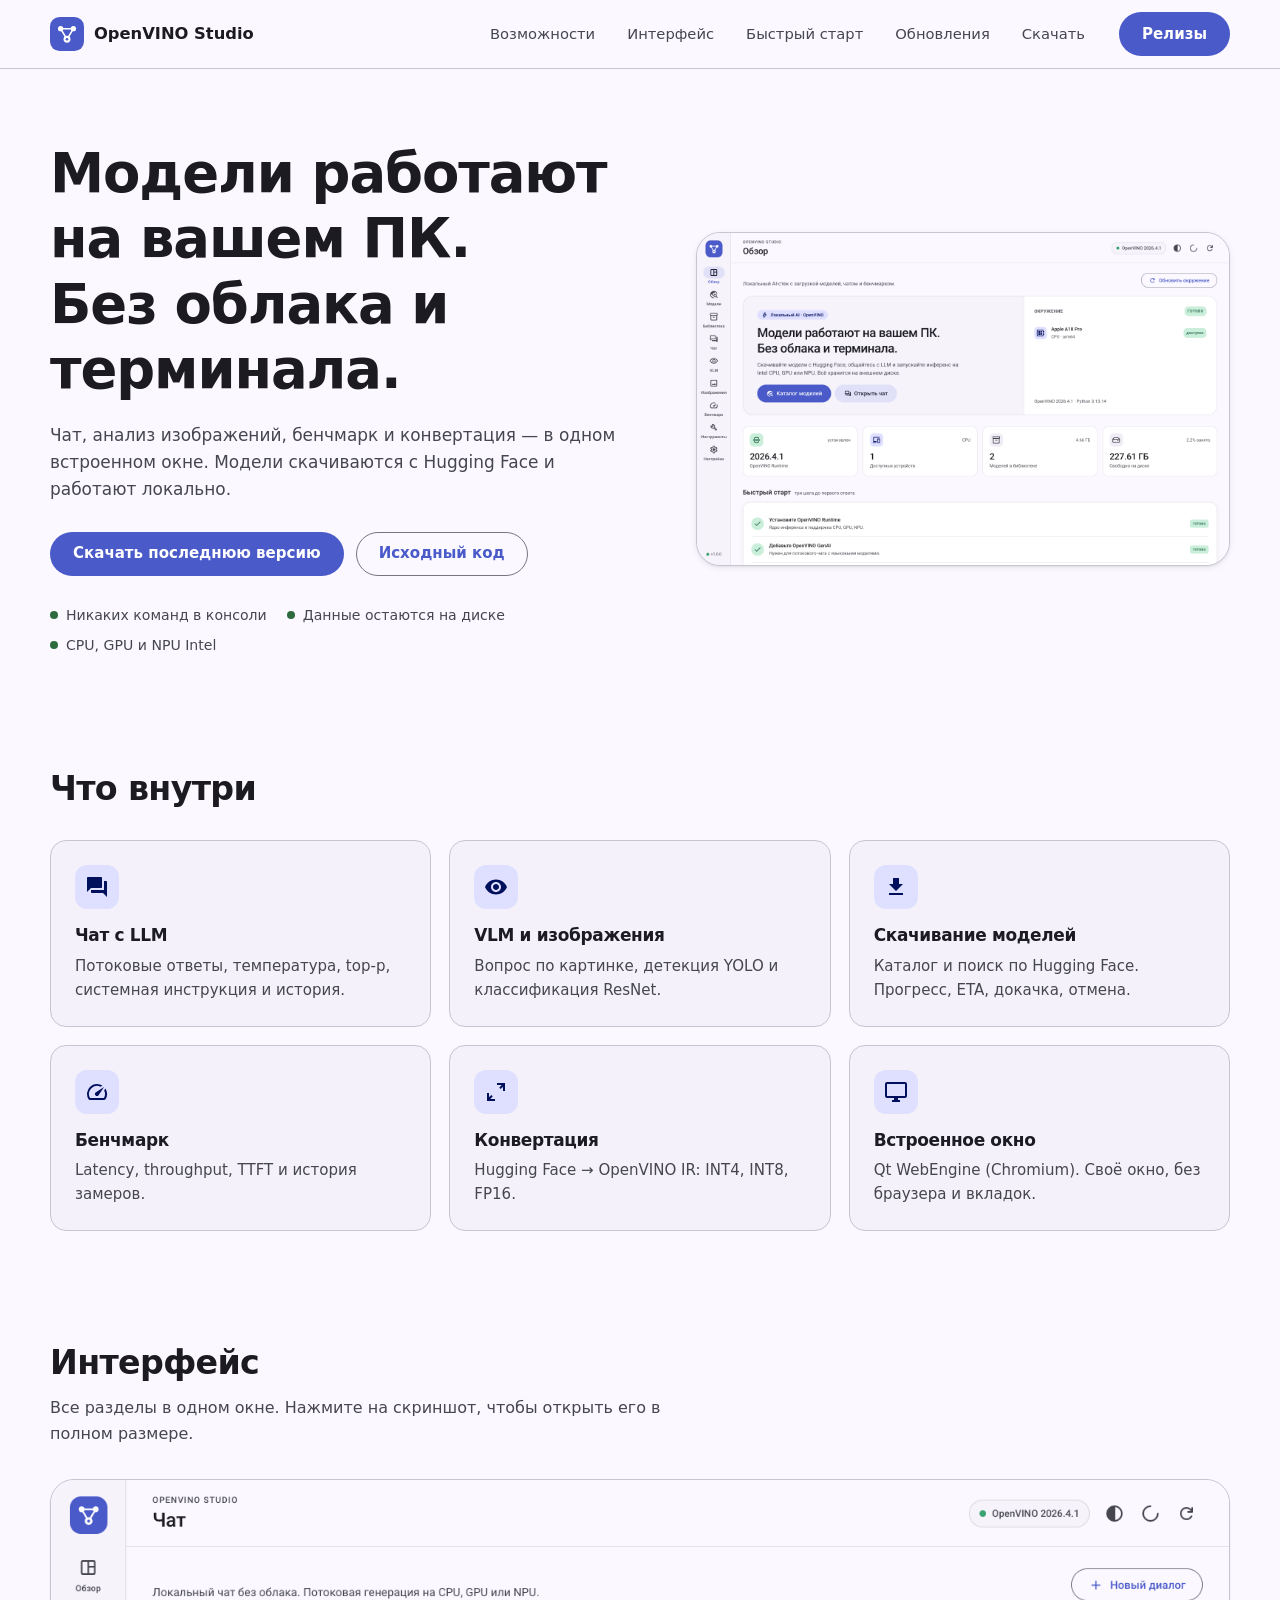
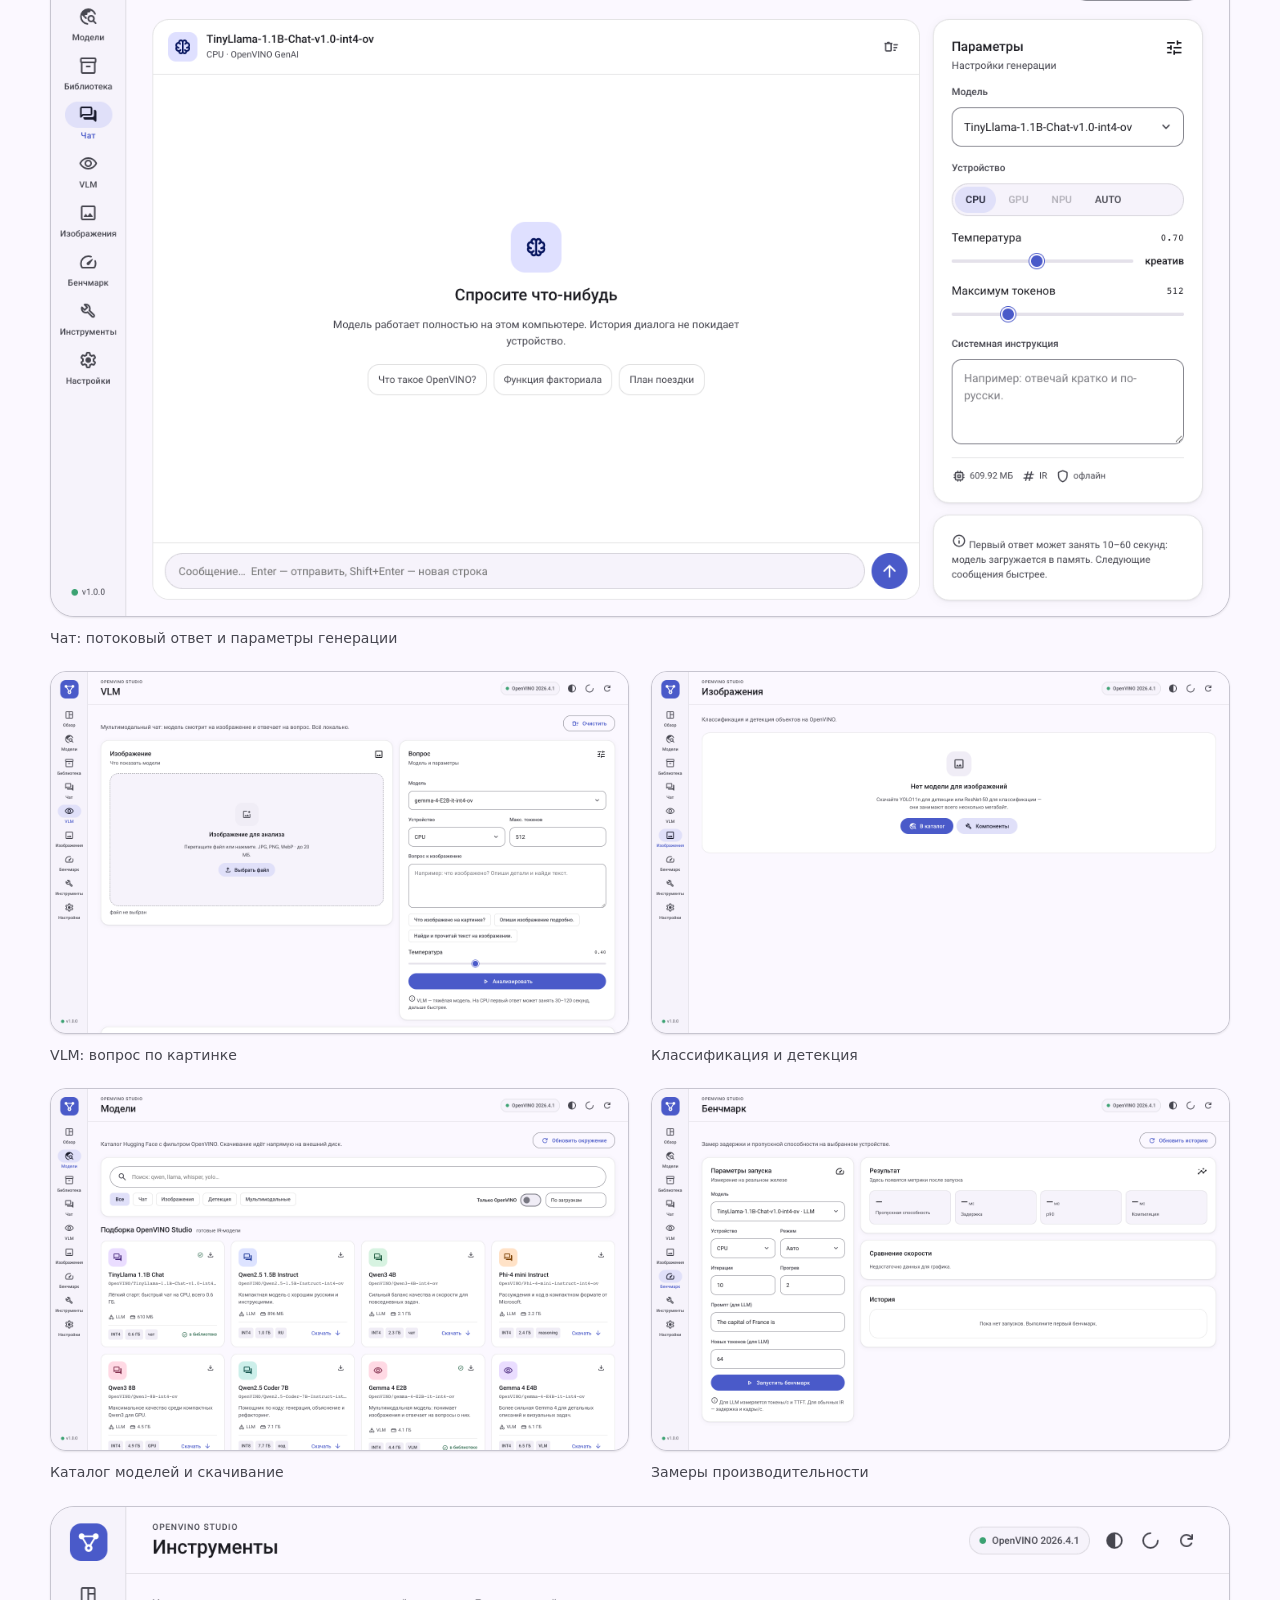
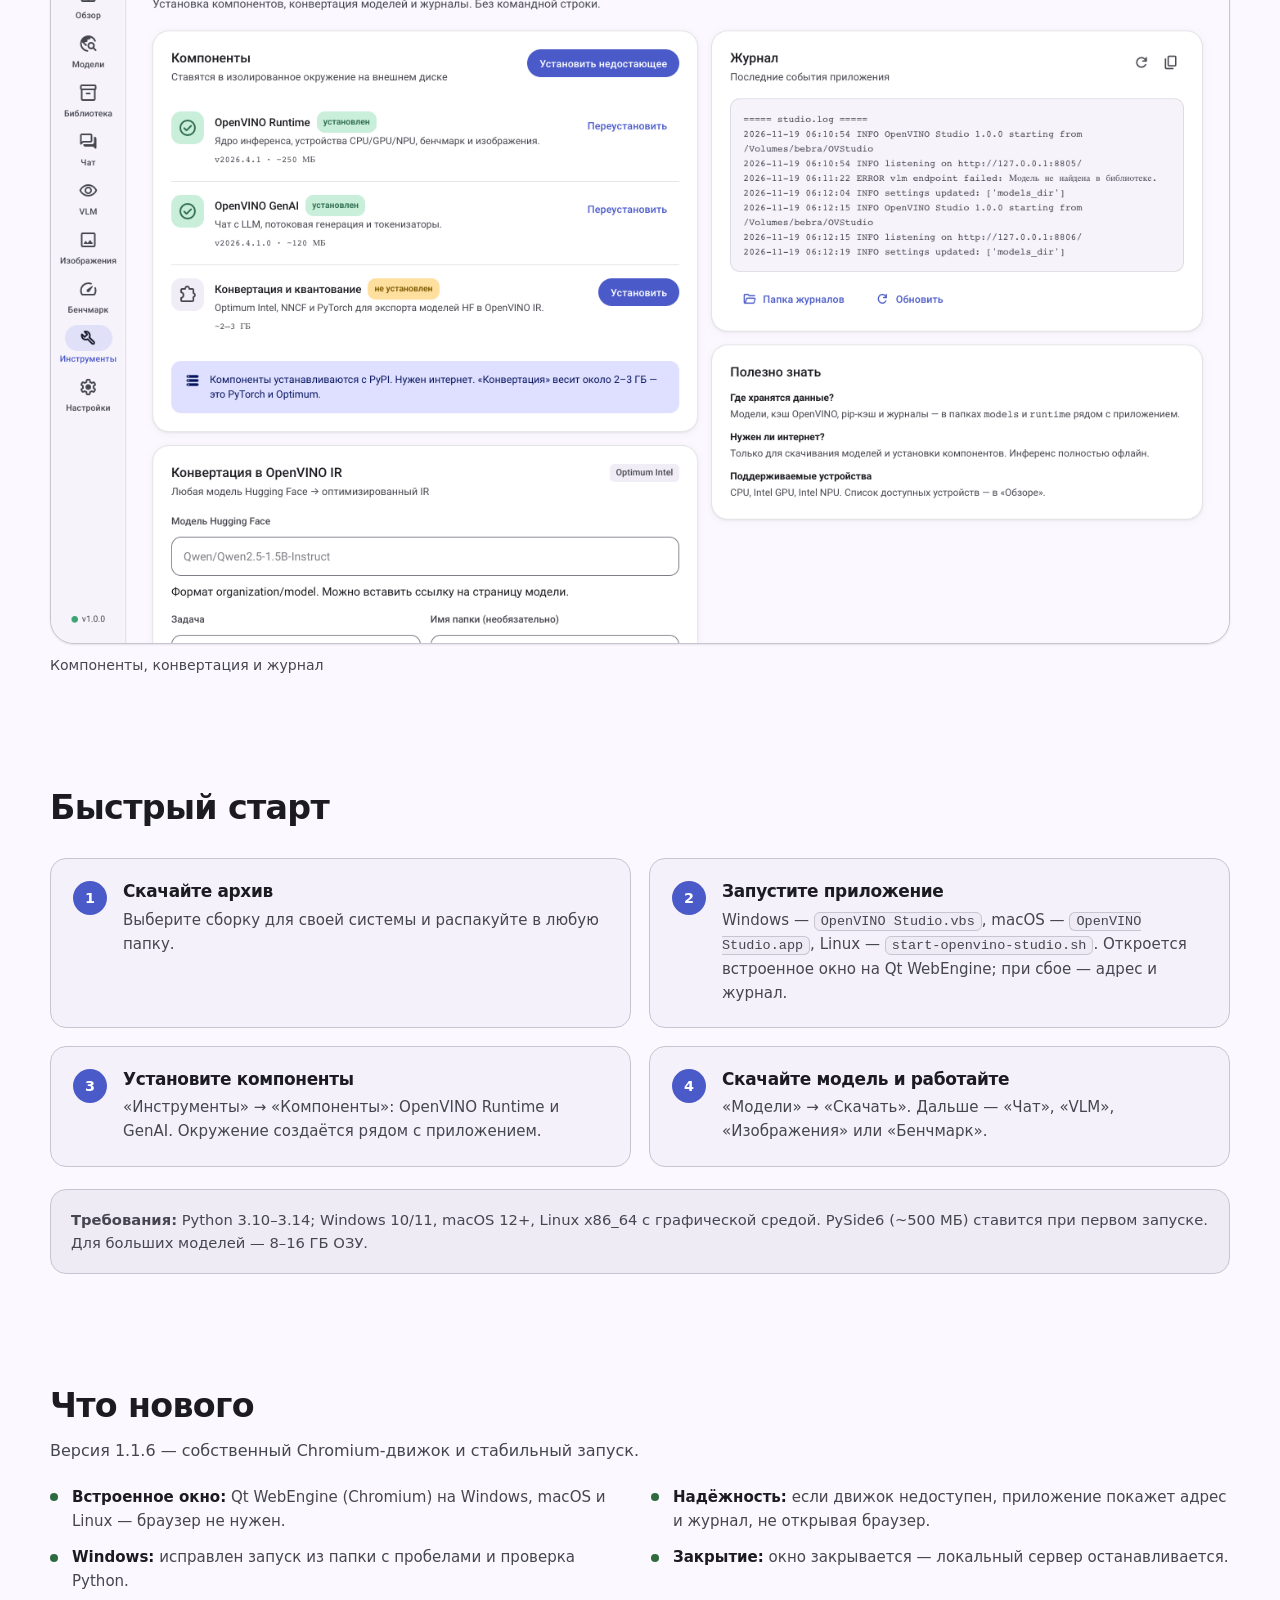
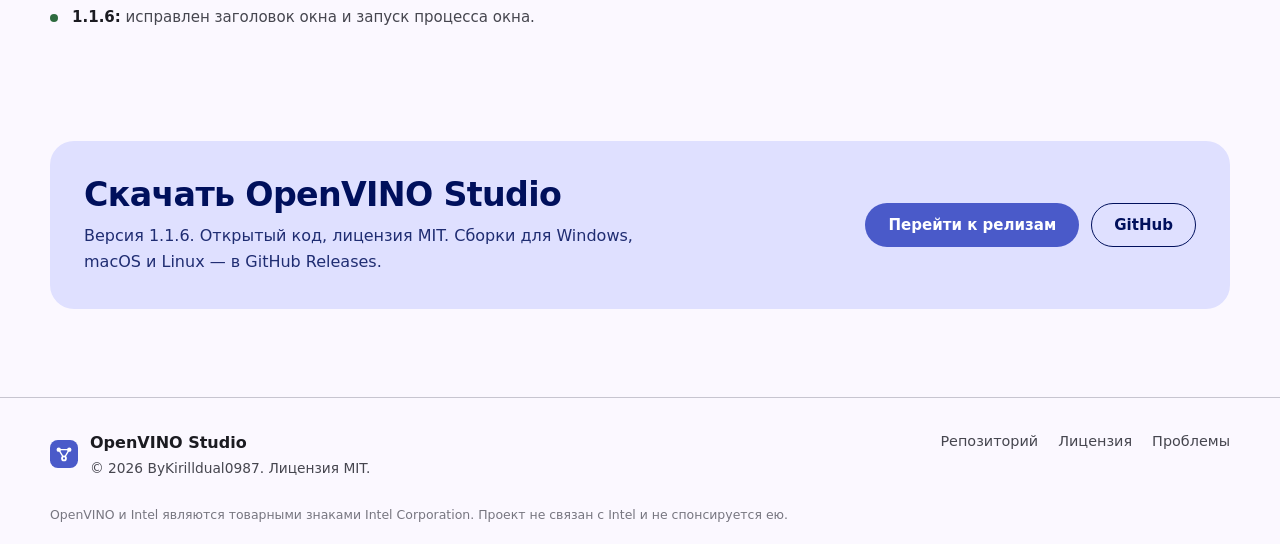
<file: docs/index.html>
<!DOCTYPE html>
<html lang="ru">
<head>
<meta charset="utf-8">
<meta name="viewport" content="width=device-width, initial-scale=1">
<title>OpenVINO Studio — локальный ИИ без терминала</title>
<meta name="description" content="OpenVINO Studio — настольное приложение для запуска моделей на OpenVINO: чат с LLM, VLM, изображения, бенчмарк и конвертация. Без терминала. Windows, macOS, Linux.">
<meta property="og:title" content="OpenVINO Studio">
<meta property="og:description" content="Локальный ИИ на вашем ПК. Без облака и терминала.">
<meta property="og:image" content="assets/overview.png">
<link rel="icon" href="assets/logo.svg" type="image/svg+xml">
<link rel="stylesheet" href="styles.css">
</head>
<body>
<header class="topbar">
  <div class="wrap topbar-inner">
    <a class="brand" href="#top">
      <img src="assets/logo.svg" alt="" width="34" height="34">
      <span>OpenVINO Studio</span>
    </a>
    <nav class="nav">
      <a href="#features">Возможности</a>
      <a href="#screens">Интерфейс</a>
      <a href="#start">Быстрый старт</a>
      <a href="#changes">Обновления</a>
      <a href="#download">Скачать</a>
    </nav>
    <a class="btn filled" href="https://github.com/kirilldual0987/openvino-studio/releases/latest">Релизы</a>
  </div>
</header>

<main id="top">
  <section class="hero wrap">
    <div class="hero-copy">
      <h1>Модели работают на вашем ПК.<br>Без облака и терминала.</h1>
      <p class="lead">Чат, анализ изображений, бенчмарк и конвертация — в одном встроенном окне. Модели скачиваются с Hugging Face и работают локально.</p>
      <div class="hero-actions">
        <a class="btn filled" href="https://github.com/kirilldual0987/openvino-studio/releases/latest">Скачать последнюю версию</a>
        <a class="btn outlined" href="https://github.com/kirilldual0987/openvino-studio">Исходный код</a>
      </div>
      <ul class="hero-facts">
        <li>Никаких команд в консоли</li>
        <li>Данные остаются на диске</li>
        <li>CPU, GPU и NPU Intel</li>
      </ul>
    </div>
    <div class="hero-art">
      <img src="assets/overview.png" alt="Обзор OpenVINO Studio" loading="lazy">
    </div>
  </section>

  <section class="wrap features" id="features">
    <h2>Что внутри</h2>
    <div class="grid">
      <article class="card">
        <div class="card-icon"><svg viewBox="0 0 24 24" width="24" height="24" aria-hidden="true"><path fill="currentColor" d="M21 6h-2v9H6v2c0 .55.45 1 1 1h11l4 4V7c0-.55-.45-1-1-1zm-4 6V3c0-.55-.45-1-1-1H3c-.55 0-1 .45-1 1v14l4-4h10c.55 0 1-.45 1-1z"/></svg></div>
        <h3>Чат с LLM</h3>
        <p>Потоковые ответы, температура, top-p, системная инструкция и история.</p>
      </article>
      <article class="card">
        <div class="card-icon"><svg viewBox="0 0 24 24" width="24" height="24" aria-hidden="true"><path fill="currentColor" d="M12 4.5C7 4.5 2.73 7.61 1 12c1.73 4.39 6 7.5 11 7.5s9.27-3.11 11-7.5c-1.73-4.39-6-7.5-11-7.5zm0 12.5c-2.76 0-5-2.24-5-5s2.24-5 5-5 5 2.24 5 5-2.24 5-5 5zm0-8c-1.66 0-3 1.34-3 3s1.34 3 3 3 3-1.34 3-3-1.34-3-3-3z"/></svg></div>
        <h3>VLM и изображения</h3>
        <p>Вопрос по картинке, детекция YOLO и классификация ResNet.</p>
      </article>
      <article class="card">
        <div class="card-icon"><svg viewBox="0 0 24 24" width="24" height="24" aria-hidden="true"><path fill="currentColor" d="M19 9h-4V3H9v6H5l7 7 7-7zM5 18v2h14v-2H5z"/></svg></div>
        <h3>Скачивание моделей</h3>
        <p>Каталог и поиск по Hugging Face. Прогресс, ETA, докачка, отмена.</p>
      </article>
      <article class="card">
        <div class="card-icon"><svg viewBox="0 0 24 24" width="24" height="24" aria-hidden="true"><path fill="currentColor" d="M20.38 8.57l-1.23 1.85a8 8 0 0 1-.22 7.58H5.07A8 8 0 0 1 15.58 6.85l1.85-1.23A10 10 0 0 0 3.35 19a2 2 0 0 0 1.72 1h13.85a2 2 0 0 0 1.74-1 10 10 0 0 0-.27-10.44zm-9.79 6.84a2 2 0 0 0 2.83 0l5.66-8.49-8.49 5.66a2 2 0 0 0 0 2.83z"/></svg></div>
        <h3>Бенчмарк</h3>
        <p>Latency, throughput, TTFT и история замеров.</p>
      </article>
      <article class="card">
        <div class="card-icon"><svg viewBox="0 0 24 24" width="24" height="24" aria-hidden="true"><path fill="currentColor" d="M21 11h-2V6.83l-2.29 2.29-1.42-1.42L17.59 5H13V3h8v8zM3 13h2v4.17l2.29-2.29 1.42 1.42L6.41 19H11v2H3v-8z"/></svg></div>
        <h3>Конвертация</h3>
        <p>Hugging Face → OpenVINO IR: INT4, INT8, FP16.</p>
      </article>
      <article class="card">
        <div class="card-icon"><svg viewBox="0 0 24 24" width="24" height="24" aria-hidden="true"><path fill="currentColor" d="M21 2H3c-1.1 0-2 .9-2 2v12c0 1.1.9 2 2 2h7v2H8v2h8v-2h-2v-2h7c1.1 0 2-.9 2-2V4c0-1.1-.9-2-2-2zm0 14H3V4h18v12z"/></svg></div>
        <h3>Встроенное окно</h3>
        <p>Qt WebEngine (Chromium). Своё окно, без браузера и вкладок.</p>
      </article>
    </div>
  </section>

  <section class="wrap screens" id="screens">
    <h2>Интерфейс</h2>
    <p class="section-lead">Все разделы в одном окне. Нажмите на скриншот, чтобы открыть его в полном размере.</p>
    <figure class="screen featured">
      <a href="assets/chat.png" target="_blank" rel="noopener"><img src="assets/chat.png" alt="Чат с локальной моделью" loading="lazy"></a>
      <figcaption>Чат: потоковый ответ и параметры генерации</figcaption>
    </figure>
    <div class="screen-grid">
      <figure class="screen">
        <a href="assets/vlm.png" target="_blank" rel="noopener"><img src="assets/vlm.png" alt="Анализ изображения" loading="lazy"></a>
        <figcaption>VLM: вопрос по картинке</figcaption>
      </figure>
      <figure class="screen">
        <a href="assets/images.png" target="_blank" rel="noopener"><img src="assets/images.png" alt="Классификация изображений" loading="lazy"></a>
        <figcaption>Классификация и детекция</figcaption>
      </figure>
      <figure class="screen">
        <a href="assets/models.png" target="_blank" rel="noopener"><img src="assets/models.png" alt="Каталог моделей" loading="lazy"></a>
        <figcaption>Каталог моделей и скачивание</figcaption>
      </figure>
      <figure class="screen">
        <a href="assets/benchmark.png" target="_blank" rel="noopener"><img src="assets/benchmark.png" alt="Бенчмарк" loading="lazy"></a>
        <figcaption>Замеры производительности</figcaption>
      </figure>
    </div>
    <figure class="screen wide">
      <a href="assets/tools.png" target="_blank" rel="noopener"><img src="assets/tools.png" alt="Инструменты" loading="lazy"></a>
      <figcaption>Компоненты, конвертация и журнал</figcaption>
    </figure>
  </section>

  <section class="wrap start" id="start">
    <h2>Быстрый старт</h2>
    <div class="steps">
      <div class="step">
        <span class="step-num">1</span>
        <div>
          <h3>Скачайте архив</h3>
          <p>Выберите сборку для своей системы и распакуйте в любую папку.</p>
        </div>
      </div>
      <div class="step">
        <span class="step-num">2</span>
        <div>
          <h3>Запустите приложение</h3>
          <p>Windows — <code>OpenVINO Studio.vbs</code>, macOS — <code>OpenVINO Studio.app</code>, Linux — <code>start-openvino-studio.sh</code>. Откроется встроенное окно на Qt WebEngine; при сбое — адрес и журнал.</p>
        </div>
      </div>
      <div class="step">
        <span class="step-num">3</span>
        <div>
          <h3>Установите компоненты</h3>
          <p>«Инструменты» → «Компоненты»: OpenVINO Runtime и GenAI. Окружение создаётся рядом с приложением.</p>
        </div>
      </div>
      <div class="step">
        <span class="step-num">4</span>
        <div>
          <h3>Скачайте модель и работайте</h3>
          <p>«Модели» → «Скачать». Дальше — «Чат», «VLM», «Изображения» или «Бенчмарк».</p>
        </div>
      </div>
    </div>
    <div class="note">
      <strong>Требования:</strong> Python 3.10–3.14; Windows 10/11, macOS 12+, Linux x86_64 с графической средой. PySide6 (~500 МБ) ставится при первом запуске. Для больших моделей — 8–16 ГБ ОЗУ.
    </div>
  </section>

  <section class="wrap changes" id="changes">
    <h2>Что нового</h2>
    <p class="section-lead">Версия 1.1.6 — собственный Chromium-движок и стабильный запуск.</p>
    <ul class="change-list">
      <li><strong>Встроенное окно:</strong> Qt WebEngine (Chromium) на Windows, macOS и Linux — браузер не нужен.</li>
      <li><strong>Надёжность:</strong> если движок недоступен, приложение покажет адрес и журнал, не открывая браузер.</li>
      <li><strong>Windows:</strong> исправлен запуск из папки с пробелами и проверка Python.</li>
      <li><strong>Закрытие:</strong> окно закрывается — локальный сервер останавливается.</li>
      <li><strong>1.1.6:</strong> исправлен заголовок окна и запуск процесса окна.</li>
    </ul>
  </section>

  <section class="wrap download" id="download">
    <div class="download-card">
      <div>
        <h2>Скачать OpenVINO Studio</h2>
        <p>Версия 1.1.6. Открытый код, лицензия MIT. Сборки для Windows, macOS и Linux — в GitHub Releases.</p>
      </div>
      <div class="download-actions">
        <a class="btn filled" href="https://github.com/kirilldual0987/openvino-studio/releases/latest">Перейти к релизам</a>
        <a class="btn outlined" href="https://github.com/kirilldual0987/openvino-studio">GitHub</a>
      </div>
    </div>
  </section>
</main>

<footer class="footer">
  <div class="wrap footer-inner">
    <div class="footer-brand">
      <img src="assets/logo.svg" alt="" width="28" height="28">
      <div>
        <strong>OpenVINO Studio</strong>
        <p>© 2026 ByKirilldual0987. Лицензия MIT.</p>
      </div>
    </div>
    <div class="footer-links">
      <a href="https://github.com/kirilldual0987/openvino-studio">Репозиторий</a>
      <a href="https://github.com/kirilldual0987/openvino-studio/blob/main/LICENSE">Лицензия</a>
      <a href="https://github.com/kirilldual0987/openvino-studio/issues">Проблемы</a>
    </div>
  </div>
  <div class="wrap trademark">
    OpenVINO и Intel являются товарными знаками Intel Corporation. Проект не связан с Intel и не спонсируется ею.
  </div>
</footer>
</body>
</html>
</file>
<file: docs/styles.css>
/* OpenVINO Studio — flat Material 3 surfaces. No gradients. */
:root {
  --primary: #4a5ac9;
  --primary-container: #dfe0ff;
  --on-primary-container: #00105c;
  --surface: #fbf8ff;
  --surface-1: #f4f1fa;
  --surface-2: #eeebf5;
  --surface-3: #e8e5ef;
  --surface-high: #e2dfe9;
  --on-surface: #1b1b21;
  --on-surface-variant: #46464f;
  --outline: #777680;
  --outline-variant: #c7c5d0;
  --success: #2e6b3f;
  --success-container: #d7f0dc;
  --radius-sm: 8px;
  --radius: 16px;
  --radius-lg: 24px;
  --radius-xl: 32px;
  --shadow-1: 0 1px 2px rgba(0, 0, 0, .06), 0 1px 3px rgba(0, 0, 0, .04);
  --shadow-2: 0 2px 6px rgba(0, 0, 0, .07), 0 1px 2px rgba(0, 0, 0, .05);
  --max: 1180px;
}
@media (prefers-color-scheme: dark) {
  :root {
    --primary: #b9c3ff;
    --primary-container: #313e8f;
    --on-primary-container: #dfe0ff;
    --surface: #131318;
    --surface-1: #1b1b21;
    --surface-2: #1f1f25;
    --surface-3: #232329;
    --surface-high: #2a2a31;
    --on-surface: #e6e1e9;
    --on-surface-variant: #c7c5d0;
    --outline: #918f9a;
    --outline-variant: #46464f;
    --success: #9bd6a8;
    --success-container: #1f3a28;
    --shadow-1: 0 1px 2px rgba(0, 0, 0, .4);
    --shadow-2: 0 2px 8px rgba(0, 0, 0, .5);
  }
}
* { box-sizing: border-box; }
html { scroll-behavior: smooth; }
body {
  margin: 0;
  font-family: "Roboto", "Segoe UI", system-ui, -apple-system, sans-serif;
  background: var(--surface);
  color: var(--on-surface);
  line-height: 1.6;
  -webkit-font-smoothing: antialiased;
}
img { max-width: 100%; display: block; }
a { color: inherit; }
.wrap { width: min(var(--max), calc(100% - 48px)); margin: 0 auto; }
h1, h2, h3 { line-height: 1.2; letter-spacing: -.02em; margin: 0; }
h1 { font-size: clamp(2rem, 4.4vw, 3.4rem); font-weight: 700; }
h2 { font-size: clamp(1.5rem, 2.6vw, 2.1rem); font-weight: 700; }
h3 { font-size: 1.06rem; font-weight: 600; }
p { margin: 0; }
code {
  font-family: ui-monospace, "Cascadia Code", Consolas, monospace;
  font-size: .9em;
  background: var(--surface-2);
  border: 1px solid var(--outline-variant);
  border-radius: 6px;
  padding: 1px 6px;
}

/* Top bar */
.topbar {
  position: sticky;
  top: 0;
  z-index: 20;
  background: var(--surface);
  border-bottom: 1px solid var(--outline-variant);
}
.topbar-inner { display: flex; align-items: center; gap: 20px; height: 68px; }
.brand { display: flex; align-items: center; gap: 10px; font-weight: 700; text-decoration: none; font-size: 1.02rem; }
.nav { display: flex; gap: 4px; margin-left: auto; }
.nav a {
  text-decoration: none;
  color: var(--on-surface-variant);
  font-size: .92rem;
  font-weight: 500;
  padding: 8px 14px;
  border-radius: 999px;
}
.nav a:hover { background: var(--surface-2); color: var(--on-surface); }

/* Buttons */
.btn {
  display: inline-flex;
  align-items: center;
  justify-content: center;
  gap: 8px;
  min-height: 44px;
  padding: 0 22px;
  border-radius: 999px;
  font-weight: 600;
  font-size: .94rem;
  text-decoration: none;
  border: 1px solid transparent;
  transition: background-color .15s ease, border-color .15s ease;
  white-space: nowrap;
}
.btn.filled { background: var(--primary); color: #fff; }
@media (prefers-color-scheme: dark) { .btn.filled { color: #10131f; } }
.btn.filled:hover { background: color-mix(in srgb, var(--primary) 88%, #000); }
.btn.outlined { border-color: var(--outline); color: var(--primary); background: transparent; }
.btn.outlined:hover { background: var(--surface-2); }

/* Hero */
.hero {
  display: grid;
  grid-template-columns: 1.05fr .95fr;
  gap: 56px;
  align-items: center;
  padding: 72px 0 56px;
}
.lead { color: var(--on-surface-variant); font-size: 1.06rem; margin-top: 20px; max-width: 56ch; }
.hero-actions { display: flex; flex-wrap: wrap; gap: 12px; margin-top: 28px; }
.hero-facts {
  list-style: none;
  padding: 0;
  margin: 28px 0 0;
  display: flex;
  flex-wrap: wrap;
  gap: 8px 20px;
  color: var(--on-surface-variant);
  font-size: .88rem;
}
.hero-facts li { display: flex; align-items: center; gap: 8px; }
.hero-facts li::before {
  content: "";
  width: 8px; height: 8px;
  border-radius: 50%;
  background: var(--success);
}
.hero-art {
  border: 1px solid var(--outline-variant);
  border-radius: var(--radius-lg);
  overflow: hidden;
  background: var(--surface-1);
  box-shadow: var(--shadow-2);
}
.hero-art img { width: 100%; height: auto; }

/* Sections */
section { padding: 56px 0; }
.section-lead { color: var(--on-surface-variant); margin-top: 12px; max-width: 62ch; }
.features .grid {
  display: grid;
  grid-template-columns: repeat(3, 1fr);
  gap: 18px;
  margin-top: 32px;
}
.card {
  background: var(--surface-1);
  border: 1px solid var(--outline-variant);
  border-radius: var(--radius);
  padding: 24px;
}
.card-icon {
  width: 44px; height: 44px;
  display: grid; place-items: center;
  border-radius: 12px;
  background: var(--primary-container);
  color: var(--on-primary-container);
  margin-bottom: 16px;
}
.card p { color: var(--on-surface-variant); font-size: .94rem; margin-top: 8px; }

/* Screens */
.screen-grid {
  display: grid;
  grid-template-columns: repeat(2, 1fr);
  gap: 22px;
  margin-top: 32px;
}
.screen { margin: 0; }
.screen a { display: block; }
.screen img {
  width: 100%;
  border: 1px solid var(--outline-variant);
  border-radius: var(--radius);
  background: var(--surface-1);
  box-shadow: var(--shadow-1);
  transition: border-color .15s ease;
}
.screen a:hover img { border-color: var(--primary); }
.screen figcaption { color: var(--on-surface-variant); font-size: .88rem; margin-top: 10px; }
.screen.featured { margin-top: 32px; }
.screen.featured img { border-radius: var(--radius-lg); }
.screen.wide { margin-top: 22px; }
.screen.wide img { border-radius: var(--radius-lg); }
.screen-grid { margin-top: 22px; }

/* Steps */
.steps { display: grid; grid-template-columns: repeat(2, 1fr); gap: 18px; margin-top: 30px; }
.step {
  display: flex;
  gap: 16px;
  background: var(--surface-1);
  border: 1px solid var(--outline-variant);
  border-radius: var(--radius);
  padding: 22px;
}
.step-num {
  flex: 0 0 34px;
  height: 34px;
  border-radius: 50%;
  display: grid;
  place-items: center;
  background: var(--primary);
  color: #fff;
  font-weight: 700;
  font-size: .9rem;
}
@media (prefers-color-scheme: dark) { .step-num { color: #10131f; } }
.step p { color: var(--on-surface-variant); font-size: .94rem; margin-top: 6px; }
.note {
  margin-top: 22px;
  padding: 18px 20px;
  border-radius: var(--radius);
  background: var(--surface-2);
  border: 1px solid var(--outline-variant);
  color: var(--on-surface-variant);
  font-size: .92rem;
}

/* Changelog */
.change-list {
  list-style: none;
  padding: 0;
  margin: 22px 0 0;
  display: grid;
  grid-template-columns: repeat(2, 1fr);
  gap: 12px 22px;
}
.change-list li {
  position: relative;
  padding-left: 22px;
  color: var(--on-surface-variant);
  font-size: .94rem;
}
.change-list li::before {
  content: "";
  position: absolute;
  left: 0;
  top: .55em;
  width: 8px; height: 8px;
  border-radius: 50%;
  background: var(--success);
}
.change-list strong { color: var(--on-surface); font-weight: 600; }

/* Download */
.download-card {
  display: flex;
  align-items: center;
  justify-content: space-between;
  gap: 28px;
  background: var(--primary-container);
  color: var(--on-primary-container);
  border-radius: var(--radius-lg);
  padding: 34px;
}
.download-card p { margin-top: 8px; opacity: .86; max-width: 60ch; }
.download-actions { display: flex; gap: 12px; flex-wrap: wrap; }
.download-card .btn.filled { background: var(--primary); color: #fff; }
.download-card .btn.outlined { border-color: currentColor; color: inherit; }

/* Footer */
.footer { border-top: 1px solid var(--outline-variant); margin-top: 32px; padding: 32px 0 20px; }
.footer-inner { display: flex; justify-content: space-between; gap: 24px; align-items: flex-start; }
.footer-brand { display: flex; gap: 12px; align-items: center; }
.footer-brand p { color: var(--on-surface-variant); font-size: .86rem; margin-top: 2px; }
.footer-links { display: flex; gap: 20px; flex-wrap: wrap; }
.footer-links a { color: var(--on-surface-variant); text-decoration: none; font-size: .9rem; }
.footer-links a:hover { color: var(--primary); }
.trademark { color: var(--outline); font-size: .78rem; margin-top: 26px; }

@media (max-width: 980px) {
  .hero { grid-template-columns: 1fr; gap: 36px; padding: 48px 0 32px; }
  .features .grid { grid-template-columns: repeat(2, 1fr); }
  .nav { display: none; }
}
@media (max-width: 680px) {
  .wrap { width: calc(100% - 32px); }
  .features .grid, .screen-grid, .steps, .change-list { grid-template-columns: 1fr; }
  .download-card { flex-direction: column; align-items: flex-start; padding: 26px; }
  .footer-inner { flex-direction: column; }
  .topbar-inner { height: 62px; }
  .btn { padding: 0 18px; }
}
@media (prefers-reduced-motion: reduce) {
  html { scroll-behavior: auto; }
  .btn { transition: none; }
}
</file>
